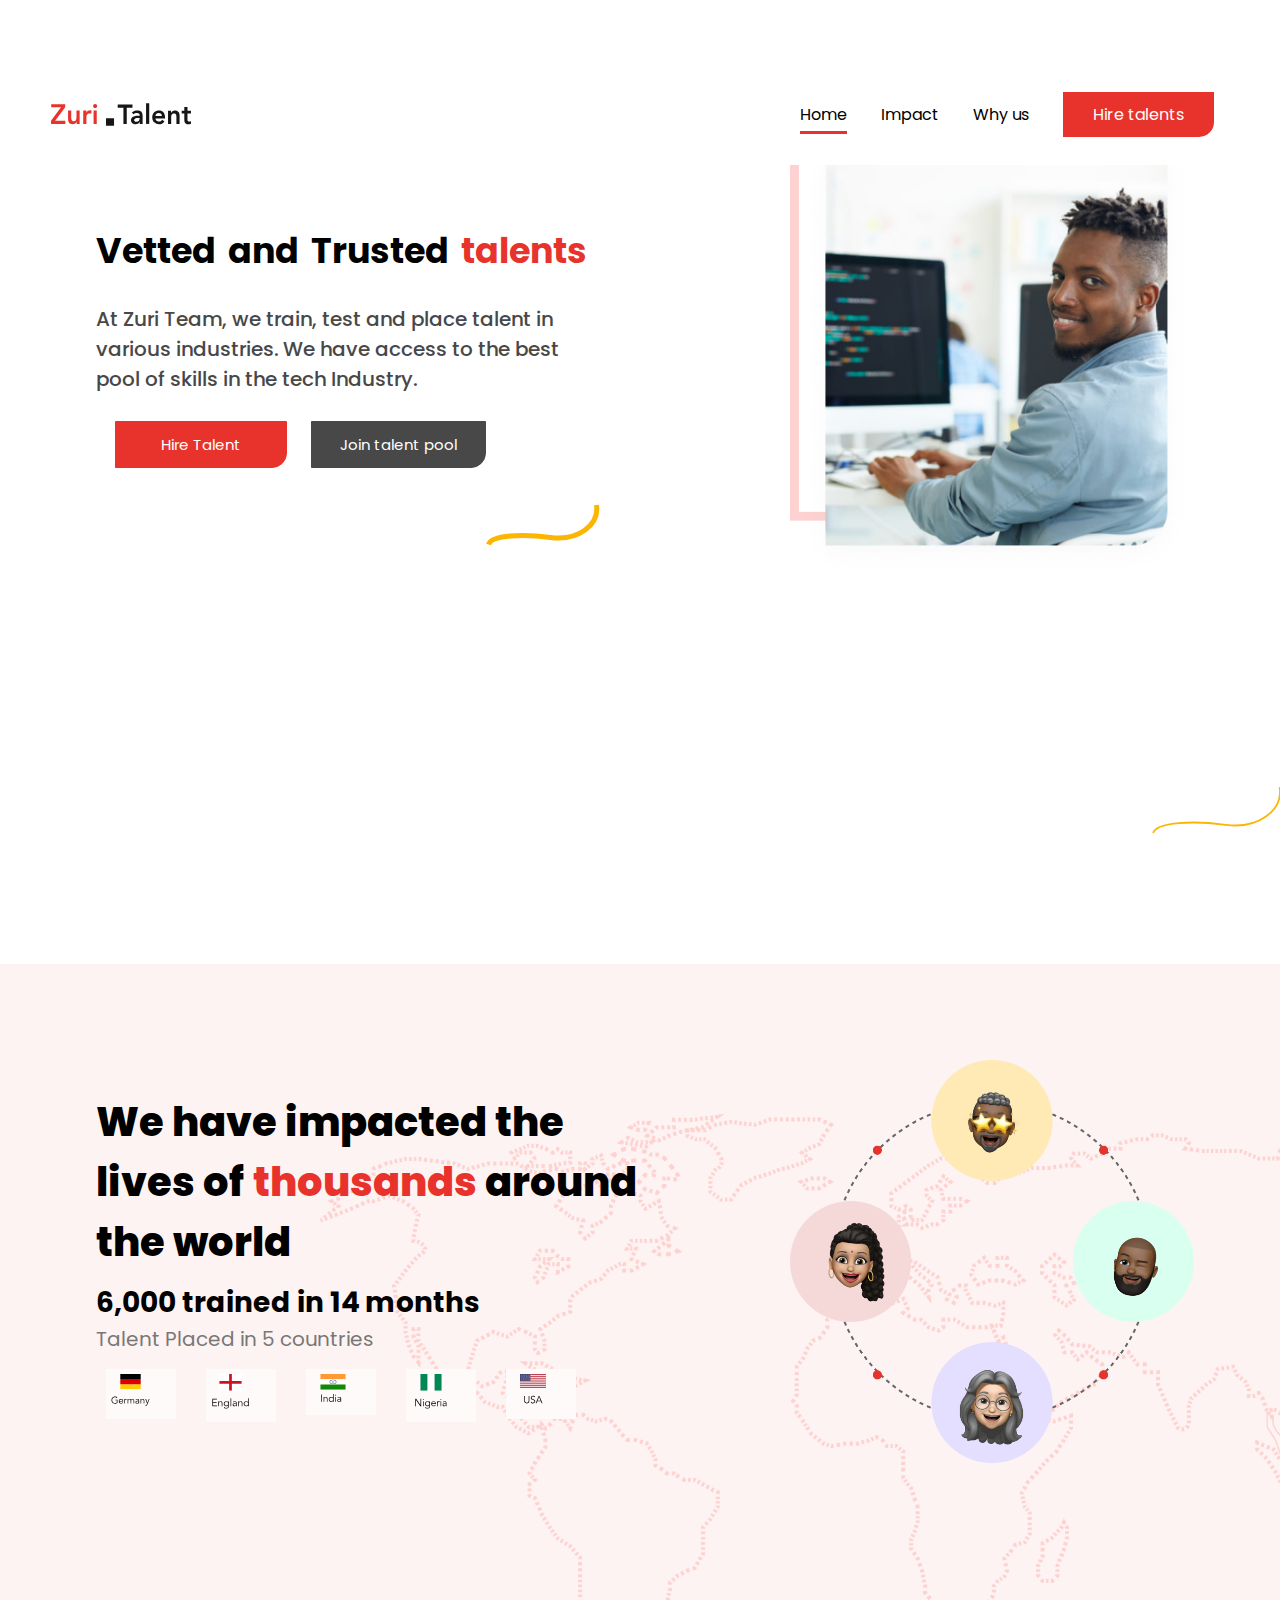
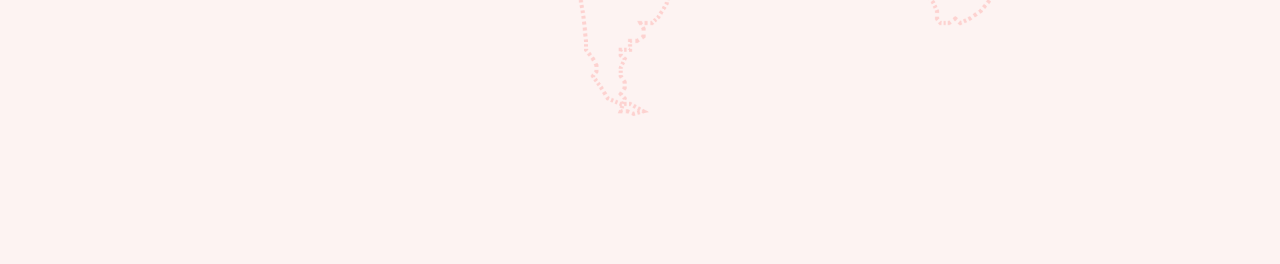
<file: industry.html>
<!DOCTYPE html>
<html lang="en">
<head>
    <meta charset="UTF-8">
    <meta http-equiv="X-UA-Compatible" content="IE=edge">
    <meta name="viewport" content="width=device-width, initial-scale=1.0">
    <title>Industry Experience</title>
    <link rel="stylesheet" href="./css/industry.css">
</head>
<body>
    <div class="header">
        <nav>
            <img src="./image/logo2.svg" class="logo">
            <ul class="nav-links">
                <li class="active"><a href="">Home</a></li>
                <li><a href="">Impact</a></li>
                <li><a href="">Why us</a></li>
                <li class="btn">Hire talents</li>
            </ul>
        </nav>
    </div>

    <section id="home">
        <div class="content">
            <div class="home-content">
                <h2>Vetted and Trusted <span>talents</span> </h2>
                <img src="./image/thick2.svg">
                <p>At Zuri Team, we train, test and place talent in<br> various industries. We have access to the best<br> pool of skills in the tech Industry.</p>
    
                <div class="button">
                    <div class="btn1">
                        <button><a href="#">Hire Talent</a></button>
                        
                    </div>
                    <div class="btn2">
                        <button><a href="#">Join talent pool</a></button>
                    </div>
                    
                </div>
            </div>

        </div>

        <div class="content">
            <div class="content-image">
                <img src="./image/section1.png" alt="">
            </div>
            <div class="img2">
                <img src="./image/line1.svg" alt="">
            </div>
        </div>
    </section>


    <section id="program">
        <div class="container">
            <div class="contents">
                <h2>We have impacted the <br>lives of <span>thousands</span> around <br> the world</h2>
                <h3>6,000 trained in 14 months</h3>
                <p>Talent Placed in 5 countries</p>


                <div class="countries-box">

                    <div class="img-box">
                        <div class="prog-img">
                            <img src="./image/GER.svg"  alt="">
                        </div>
                    </div>
    
                    <div class="img-box">
                        <div class="prog-img">
                            <img src="./image/ENG.svg" alt="">
                        </div>
                    </div>
    
                    <div class="img-box">
                        <div class="prog-img">
                            <img src="./image/ind.svg" alt="">
                        </div>
                    </div>
    
                    <div class="img-box">
                        <div class="prog-img">
                            <img src="./image/NIG.svg"  alt="">
                        </div>
                    </div>
    
                    <div class="img-box">
                        <div class="prog-img">
                            <img src="./image/ussa.svg"  alt="">
                        </div>
                    </div>
    

                </div>


 

            
            </div>

        </div>

        <div class="container">
            <div class="cont-img">
                <img src="./image/section2.png" alt="" >
            </div>
            
        </div>

    </section>
    
</body>
</html>
</file>
<file: css/industry.css>
@import url("https://fonts.googleapis.com/css2?family=Poppins&display=swap");
@import url("https://cdnjs.cloudflare.com/ajax/libs/font-awesome/5.15.3/css/all.min.css");


*{
    margin: 0;
    padding: 0;
    box-sizing: border-box;

}

body{
    font-family: 'poppins', serif;
}

a{
    text-decoration: none;
}

Span{
    color:#E7332B ;
}

.header{
    width: 100%;
    padding: 0 4%;
    position: fixed;
}

nav{
    display: flex;
    align-items:center ;
    justify-content: space-between;
    background: #fff;
}

.logo{
    width: 140px;
}

.nav-links{
padding: 28px 0;
}

.nav-links li{
    display: inline-block;
    margin: 0 15px;
}

.nav-links li a{
    text-decoration: none;
    color: black;
    padding: 5px 0;
    font-size: 16x;
    position: relative;
}
.nav-links a:hover {
    background-color:lightcyan;
    color: black;
    padding: 6px 8px;
  }

.nav-links .active a{
    border-bottom: 3px solid #E7332B;

}

.btn{
    background: #E7332B;
    color: #fff;
    cursor: pointer;
    padding: 10px 30px;
    border-bottom-right-radius: 15px;
}

#home{
    display: flex;
    margin-top: 5%;
    height: 100vh;

}


.content{
flex: 50%;
}

.content .home-content{
    align-items: center;
    justify-content: center;
    margin-top: 25%;
    margin-left: 15%;
}

#home .content .home-content h2{
    font-size: 35px;
    font-weight: 700;
    word-spacing: 5px;
    margin-bottom: 5%;

}


#home .content .home-content img{
    position: absolute;
    left: 38%;
    top: 56%;

}

#home .content .home-content p{
    color: #484848;
    font-size: 20px;
    font-weight: 500;
    margin-bottom: 5%;
}

.button{
        width: 100%;
        display: flex;
        justify-content: center;
        align-content: center;
        flex-wrap: wrap;
        padding-right: 25%;
}

.button .btn1 button{
    padding: 11px 45px;
    border: 1px solid #E7332B;
    background: #E7332B;
    margin-right: 24px;
    font-family: 'poppins';
    font-size: 15px;
    cursor: pointer;
    border-bottom-right-radius: 15px;

}

.button .btn1 button a {
    color: #fff;
}

.button .btn2 button{
    border: 1px solid #484848;
    padding: 11px 28px;
    font-size: 15px;
    font-family: 'poppins';
    background: #484848;
    cursor: pointer;
    border-bottom-right-radius: 15px;
}

.button .btn2 button a {
    color: #fff;
}


.content-image{
    margin-top: 10%;
    margin-left: 10%;
}



.content-image img{
    width: 70%;
    height: 70%;
    object-fit: cover;
    object-position: center;
    align-items: flex-end;
    margin-left: 15%;
}
.content .img2 img{
    position: absolute;
    right: 0;
    width: 10%;
    height: 20%;
    top: 80%;
}


#program{
    background-image: url(../image/bgsection2.063bd869082548bafa74.png);
    height: 100vh;
    background-size: cover;
    background-position: center center;
    background-repeat: no-repeat;
    display: flex;
}

.container{
    flex: 50%;
}


.contents{
    padding-top: 20%;
    padding-left:15% ;
}

.contents h2{
    font-size: 40px;
    font-weight: 800;
    padding-bottom: 10px;
}

.contents h3{
    font-size: 28px;
}

.contents p{
    color: #787878;
    font-size: 20px;
}

.countries-box{
width: 100%;
display: flex;
justify-content: center;
flex-wrap: wrap;
padding-right: 10px;
margin-left: 0;
position: absolute;
right: 23%;
}

.img-box{
    display: flex;
    width: 70px;
    background-color: #FFFAFA;
    border:none;
    margin: 15px;
    height: 100%;
    flex-direction: column;
    align-items: center;
    justify-content: center;
}

.prog-img img{
    padding: 5px;
    height: 70%;
    width: 70%;
}

.cont-img{
    margin-top: 15%;
    margin-left: 10%;

}

.cont-img img{
    width: 70%;
    height: 70%;
    object-fit: cover;
    object-position: center;
    align-items: flex-end;
    margin-left: 15%;

}
</file>
